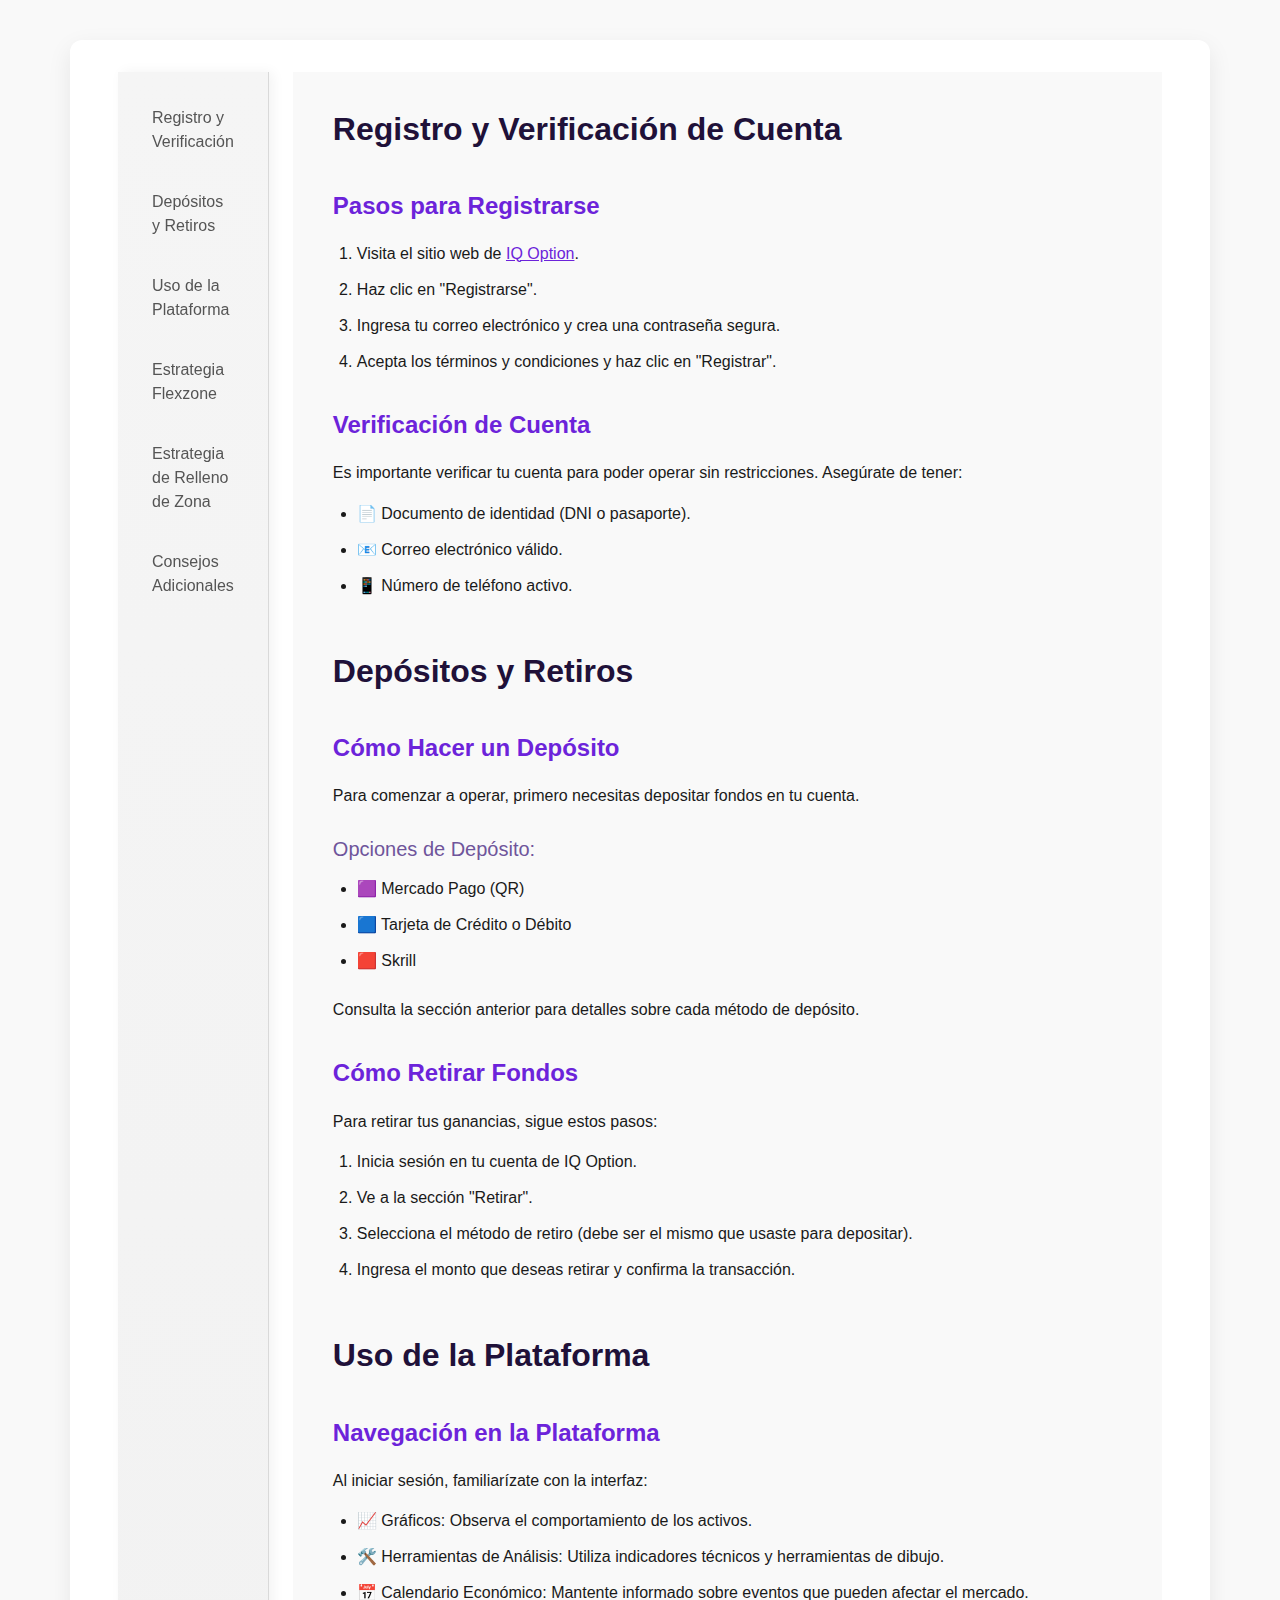
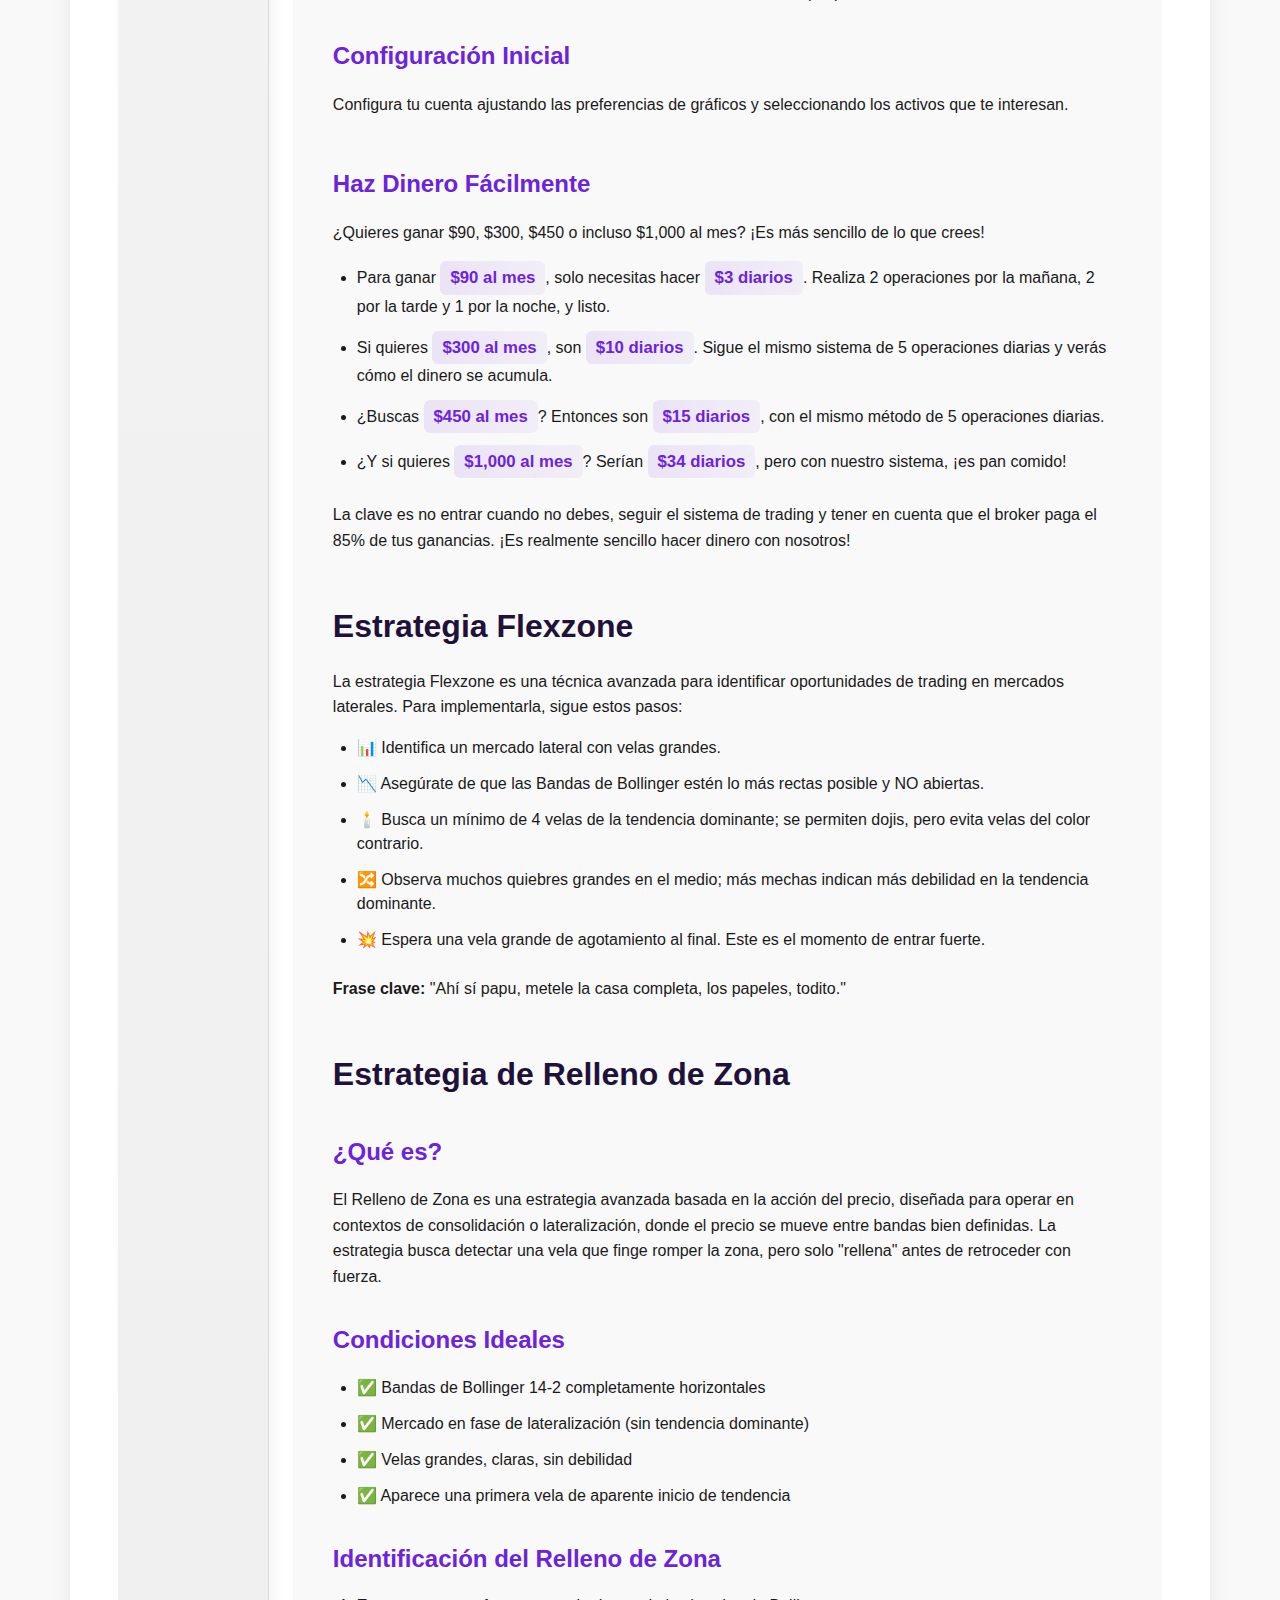
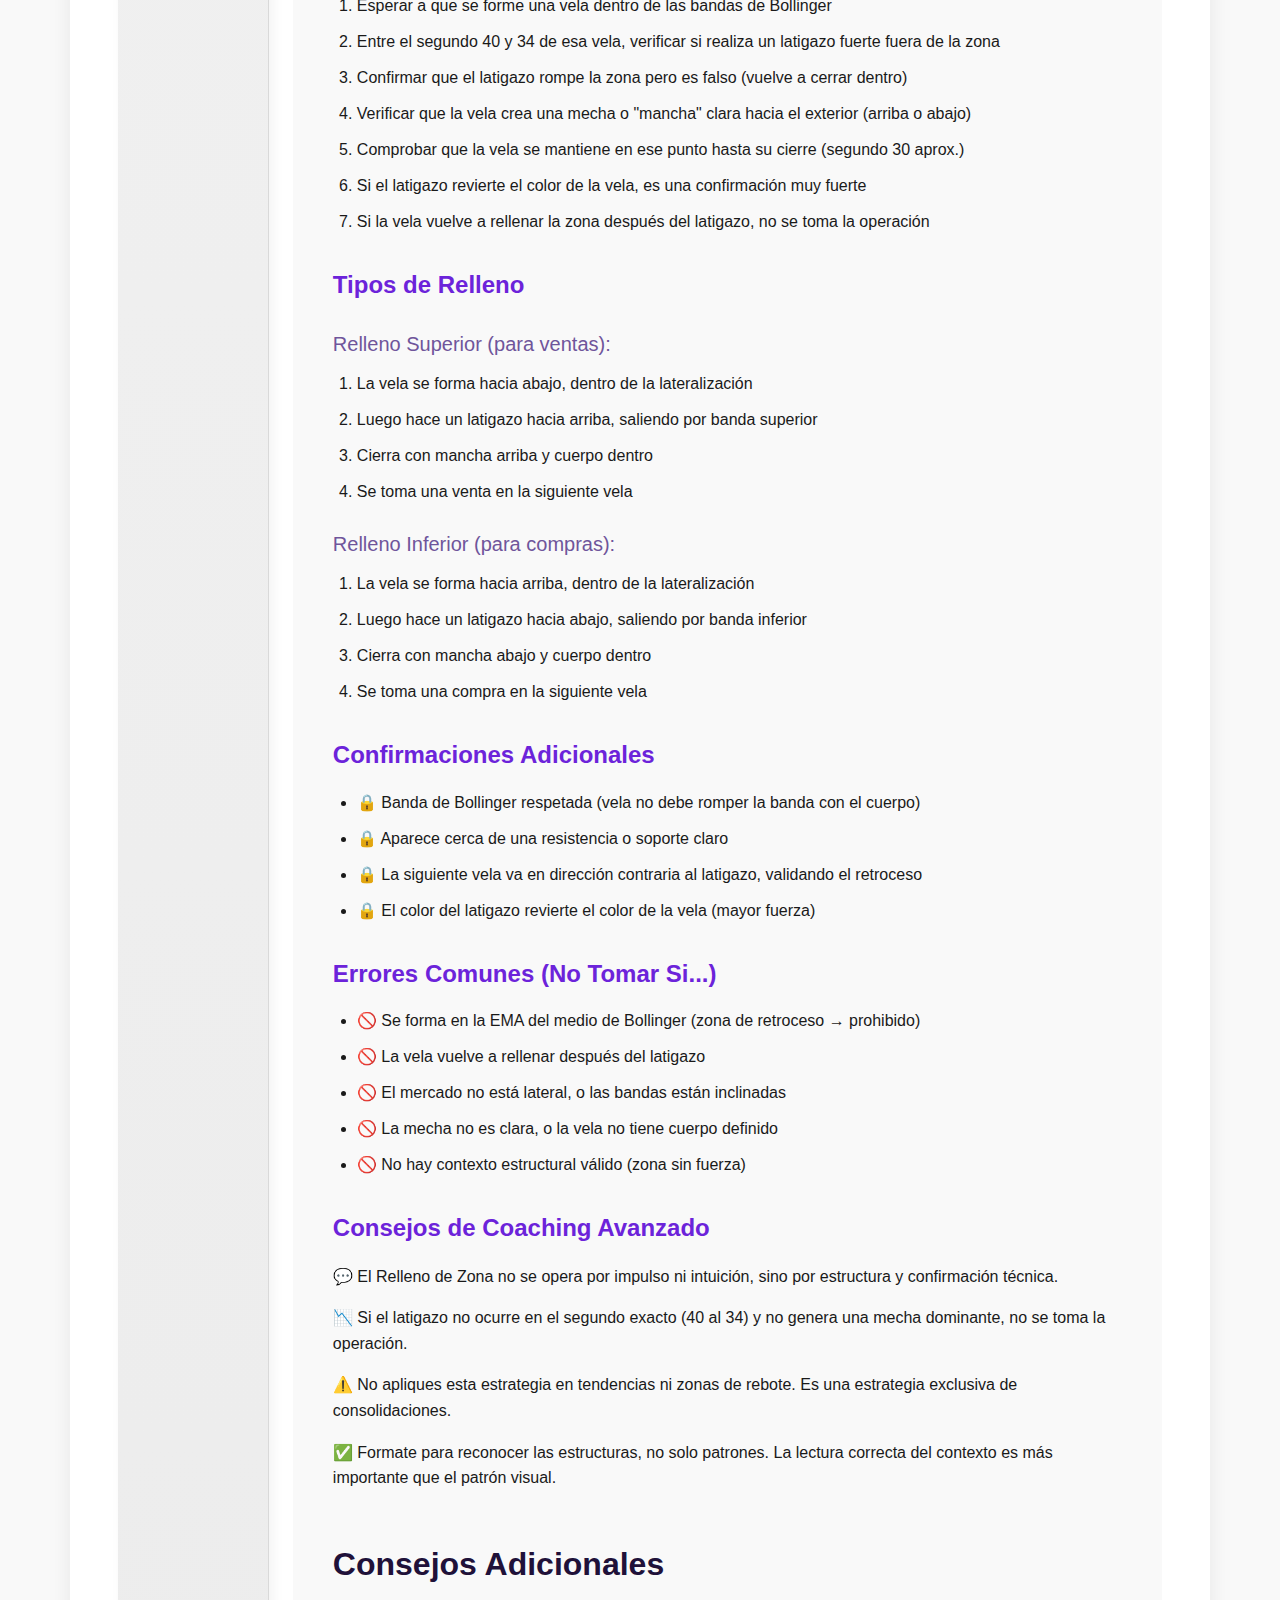
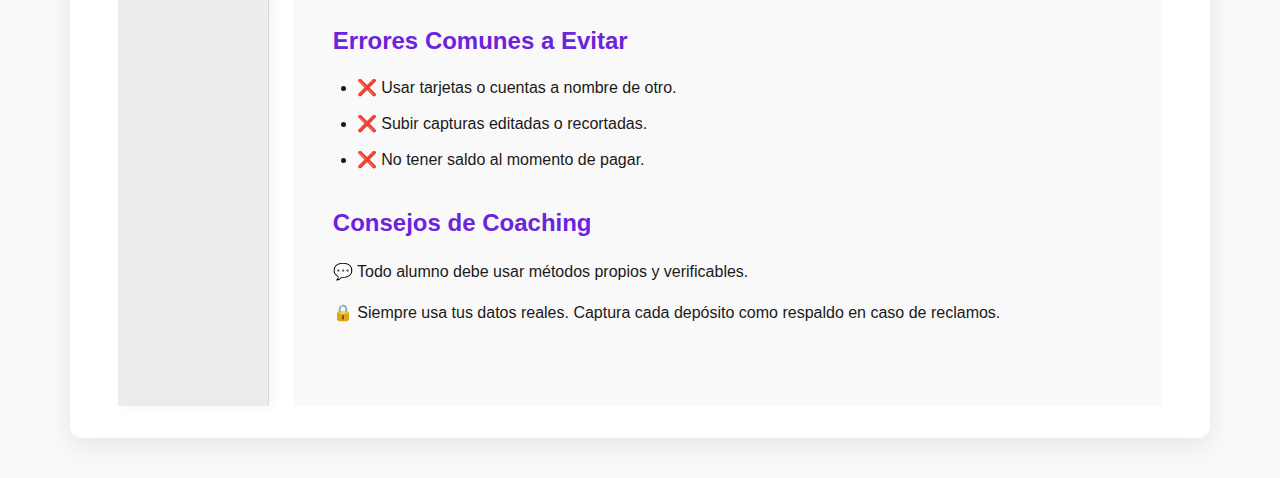
<file: acceso1.html>
<!DOCTYPE html>
<html lang="es">
<head>
  <meta charset="UTF-8">
  <meta name="viewport" content="width=device-width, initial-scale=1.0">
  <title>Guía Completa para Operar en IQ Option</title>
  <link rel="stylesheet" href="estilo.css">
</head>
<body>
  <div class="contenedor">
    <nav class="sidebar">
      <ul>
        <li><a href="#registro-verificacion">Registro y Verificación</a></li>
        <li><a href="#depositos-retiros">Depósitos y Retiros</a></li>
        <li><a href="#uso-plataforma">Uso de la Plataforma</a></li>
        <li><a href="#estrategia-flexzone">Estrategia Flexzone</a></li>
        <li><a href="#estrategia-relleno-zona">Estrategia de Relleno de Zona</a></li>
        <li><a href="#consejos-adicionales">Consejos Adicionales</a></li>
      </ul>
    </nav>

    <main>
      <section id="registro-verificacion">
        <h1>Registro y Verificación de Cuenta</h1>
        <h2>Pasos para Registrarse</h2>
        <ol>
          <li>Visita el sitio web de <a href="https://www.iqoption.com" target="_blank">IQ Option</a>.</li>
          <li>Haz clic en "Registrarse".</li>
          <li>Ingresa tu correo electrónico y crea una contraseña segura.</li>
          <li>Acepta los términos y condiciones y haz clic en "Registrar".</li>
        </ol>
        <h2>Verificación de Cuenta</h2>
        <p>Es importante verificar tu cuenta para poder operar sin restricciones. Asegúrate de tener:</p>
        <ul>
          <li>📄 Documento de identidad (DNI o pasaporte).</li>
          <li>📧 Correo electrónico válido.</li>
          <li>📱 Número de teléfono activo.</li>
        </ul>
      </section>

      <section id="depositos-retiros">
        <h1>Depósitos y Retiros</h1>
        <h2>Cómo Hacer un Depósito</h2>
        <p>Para comenzar a operar, primero necesitas depositar fondos en tu cuenta.</p>
        <h3>Opciones de Depósito:</h3>
        <ul>
          <li>🟪 Mercado Pago (QR)</li>
          <li>🟦 Tarjeta de Crédito o Débito</li>
          <li>🟥 Skrill</li>
        </ul>
        <p>Consulta la sección anterior para detalles sobre cada método de depósito.</p>
        <h2>Cómo Retirar Fondos</h2>
        <p>Para retirar tus ganancias, sigue estos pasos:</p>
        <ol>
          <li>Inicia sesión en tu cuenta de IQ Option.</li>
          <li>Ve a la sección "Retirar".</li>
          <li>Selecciona el método de retiro (debe ser el mismo que usaste para depositar).</li>
          <li>Ingresa el monto que deseas retirar y confirma la transacción.</li>
        </ol>
      </section>

      <section id="uso-plataforma">
        <h1>Uso de la Plataforma</h1>
        <h2>Navegación en la Plataforma</h2>
        <p>Al iniciar sesión, familiarízate con la interfaz:</p>
        <ul>
          <li>📈 Gráficos: Observa el comportamiento de los activos.</li>
          <li>🛠️ Herramientas de Análisis: Utiliza indicadores técnicos y herramientas de dibujo.</li>
          <li>📅 Calendario Económico: Mantente informado sobre eventos que pueden afectar el mercado.</li>
        </ul>
        <h2>Configuración Inicial</h2>
        <p>Configura tu cuenta ajustando las preferencias de gráficos y seleccionando los activos que te interesan.</p>
      </section>

    <section class="ganancias-mensuales">
    <h2>Haz Dinero Fácilmente</h2>
    <p>¿Quieres ganar $90, $300, $450 o incluso $1,000 al mes? ¡Es más sencillo de lo que crees!</p>
    <ul>
        <li>Para ganar <span class="resaltado">$90 al mes</span>, solo necesitas hacer <span class="resaltado">$3 diarios</span>. Realiza 2 operaciones por la mañana, 2 por la tarde y 1 por la noche, y listo.</li>
        <li>Si quieres <span class="resaltado">$300 al mes</span>, son <span class="resaltado">$10 diarios</span>. Sigue el mismo sistema de 5 operaciones diarias y verás cómo el dinero se acumula.</li>
        <li>¿Buscas <span class="resaltado">$450 al mes</span>? Entonces son <span class="resaltado">$15 diarios</span>, con el mismo método de 5 operaciones diarias.</li>
        <li>¿Y si quieres <span class="resaltado">$1,000 al mes</span>? Serían <span class="resaltado">$34 diarios</span>, pero con nuestro sistema, ¡es pan comido!</li>
    </ul>
    <p>La clave es no entrar cuando no debes, seguir el sistema de trading y tener en cuenta que el broker paga el 85% de tus ganancias. ¡Es realmente sencillo hacer dinero con nosotros!</p>
    </section>

      <section id="estrategia-flexzone">
        <h1>Estrategia Flexzone</h1>
        <p>La estrategia Flexzone es una técnica avanzada para identificar oportunidades de trading en mercados laterales. Para implementarla, sigue estos pasos:</p>
        <ul>
          <li>📊 Identifica un mercado lateral con velas grandes.</li>
          <li>📉 Asegúrate de que las Bandas de Bollinger estén lo más rectas posible y NO abiertas.</li>
          <li>🕯️ Busca un mínimo de 4 velas de la tendencia dominante; se permiten dojis, pero evita velas del color contrario.</li>
          <li>🔀 Observa muchos quiebres grandes en el medio; más mechas indican más debilidad en la tendencia dominante.</li>
          <li>💥 Espera una vela grande de agotamiento al final. Este es el momento de entrar fuerte.</li>
        </ul>
        <p><strong>Frase clave:</strong> "Ahí sí papu, metele la casa completa, los papeles, todito."</p>
      </section>

<section id="estrategia-relleno-zona">
<h1>Estrategia de Relleno de Zona</h1>

<h2>¿Qué es?</h2>
<p>El Relleno de Zona es una estrategia avanzada basada en la acción del precio, diseñada para operar en contextos de consolidación o lateralización, donde el precio se mueve entre bandas bien definidas. La estrategia busca detectar una vela que finge romper la zona, pero solo "rellena" antes de retroceder con fuerza.</p>

<h2>Condiciones Ideales</h2>
<ul>
  <li>✅ Bandas de Bollinger 14-2 completamente horizontales</li>
  <li>✅ Mercado en fase de lateralización (sin tendencia dominante)</li>
  <li>✅ Velas grandes, claras, sin debilidad</li>
  <li>✅ Aparece una primera vela de aparente inicio de tendencia</li>
</ul>

<h2>Identificación del Relleno de Zona</h2>
<ol>
  <li>Esperar a que se forme una vela dentro de las bandas de Bollinger</li>
  <li>Entre el segundo 40 y 34 de esa vela, verificar si realiza un latigazo fuerte fuera de la zona</li>
  <li>Confirmar que el latigazo rompe la zona pero es falso (vuelve a cerrar dentro)</li>
  <li>Verificar que la vela crea una mecha o "mancha" clara hacia el exterior (arriba o abajo)</li>
  <li>Comprobar que la vela se mantiene en ese punto hasta su cierre (segundo 30 aprox.)</li>
  <li>Si el latigazo revierte el color de la vela, es una confirmación muy fuerte</li>
  <li>Si la vela vuelve a rellenar la zona después del latigazo, no se toma la operación</li>
</ol>

<h2>Tipos de Relleno</h2>
<h3>Relleno Superior (para ventas):</h3>
<ol>
  <li>La vela se forma hacia abajo, dentro de la lateralización</li>
  <li>Luego hace un latigazo hacia arriba, saliendo por banda superior</li>
  <li>Cierra con mancha arriba y cuerpo dentro</li>
  <li>Se toma una venta en la siguiente vela</li>
</ol>

<h3>Relleno Inferior (para compras):</h3>
<ol>
  <li>La vela se forma hacia arriba, dentro de la lateralización</li>
  <li>Luego hace un latigazo hacia abajo, saliendo por banda inferior</li>
  <li>Cierra con mancha abajo y cuerpo dentro</li>
  <li>Se toma una compra en la siguiente vela</li>
</ol>

<h2>Confirmaciones Adicionales</h2>
<ul>
  <li>🔒 Banda de Bollinger respetada (vela no debe romper la banda con el cuerpo)</li>
  <li>🔒 Aparece cerca de una resistencia o soporte claro</li>
  <li>🔒 La siguiente vela va en dirección contraria al latigazo, validando el retroceso</li>
  <li>🔒 El color del latigazo revierte el color de la vela (mayor fuerza)</li>
</ul>

<h2>Errores Comunes (No Tomar Si...)</h2>
<ul>
  <li>🚫 Se forma en la EMA del medio de Bollinger (zona de retroceso → prohibido)</li>
  <li>🚫 La vela vuelve a rellenar después del latigazo</li>
  <li>🚫 El mercado no está lateral, o las bandas están inclinadas</li>
  <li>🚫 La mecha no es clara, o la vela no tiene cuerpo definido</li>
  <li>🚫 No hay contexto estructural válido (zona sin fuerza)</li>
</ul>

<h2>Consejos de Coaching Avanzado</h2>
<p>💬 El Relleno de Zona no se opera por impulso ni intuición, sino por estructura y confirmación técnica.</p>
<p>📉 Si el latigazo no ocurre en el segundo exacto (40 al 34) y no genera una mecha dominante, no se toma la operación.</p>
<p>⚠️ No apliques esta estrategia en tendencias ni zonas de rebote. Es una estrategia exclusiva de consolidaciones.</p>
<p>✅ Formate para reconocer las estructuras, no solo patrones. La lectura correcta del contexto es más importante que el patrón visual.</p>
</section>

      <section id="consejos-adicionales">
        <h1>Consejos Adicionales</h1>
        <h2>Errores Comunes a Evitar</h2>
        <ul>
          <li>❌ Usar tarjetas o cuentas a nombre de otro.</li>
          <li>❌ Subir capturas editadas o recortadas.</li>
          <li>❌ No tener saldo al momento de pagar.</li>
        </ul>
        <h2>Consejos de Coaching</h2>
        <p>💬 Todo alumno debe usar métodos propios y verificables.</p>
        <p>🔒 Siempre usa tus datos reales. Captura cada depósito como respaldo en caso de reclamos.</p>
      </section>
    </main>
  </div>
</body>
</html>
</file>
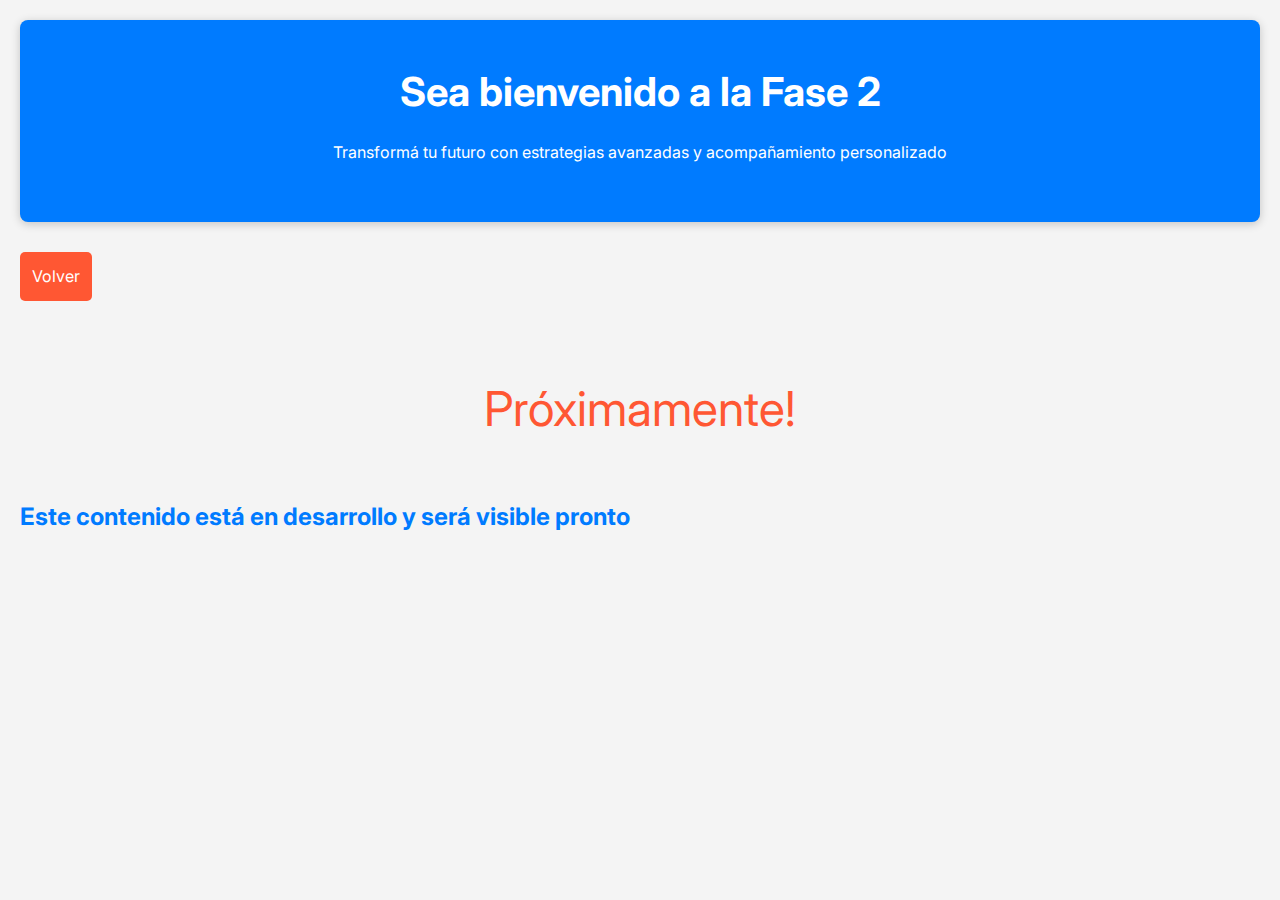
<file: fase-2.html>
<!DOCTYPE html>
<html lang="es">
<head>
  <meta charset="UTF-8">
  <meta name="viewport" content="width=device-width, initial-scale=1.0">
  <title>LA SALA - FASE 2</title>
  <link href="https://fonts.googleapis.com/css2?family=Inter:wght@400;600;700&display=swap" rel="stylesheet">
  <style>
    body {
      font-family: 'Inter', sans-serif;
      background-color: #f4f4f4;
      color: #333;
      margin: 0;
      padding: 20px;
      line-height: 1.6;
    }
    header {
      background-color: #007BFF;
      color: white;
      padding: 40px;
      text-align: center;
      border-radius: 8px;
      margin-bottom: 20px;
      box-shadow: 0 2px 10px rgba(0, 0, 0, 0.2);
    }
    h1 {
      margin: 0;
      font-size: 2.5em;
    }
    h2, h3 {
      color: #007BFF;
    }
    .beneficios, .verificacion {
      background: white;
      border-radius: 8px;
      padding: 20px;
      box-shadow: 0 2px 10px rgba(0, 0, 0, 0.1);
      margin-bottom: 20px;
    }
    .accordion-button {
      background-color: #007BFF;
      color: white;
      border: none;
      padding: 15px;
      width: 100%;
      text-align: left;
      cursor: pointer;
      outline: none;
      font-size: 16px;
      transition: background-color 0.3s;
      border-radius: 5px;
      margin-top: 5px;
    }
    .accordion-button:hover {
      background-color: #0056b3;
    }
    .accordion-content {
      padding: 15px;
      display: none;
      border-top: 1px solid #ccc;
      margin-top: 5px;
    }
    .divider {
      margin: 15px 0;
    }
    .footer {
      text-align: center;
      margin-top: 20px;
      padding: 20px 0;
      background-color: #007BFF;
      color: white;
      border-radius: 8px;
      width: 100%;
    }
    .back-button, .button {
      border: none;
      padding: 12px;
      border-radius: 5px;
      cursor: pointer;
      text-decoration: none;
      display: inline-block;
      margin-top: 10px;
      transition: background-color 0.3s;
      font-size: 16px;
    }
    .back-button {
      background-color: #FF5733;
      color: white;
      margin-bottom: 20px;
    }
    .back-button:hover {
      background-color: #C70039;
    }
    .button {
      background-color: #28a745;
      color: white;
    }
    .button:hover {
      background-color: #218838;
    }
    .texto-info {
      font-weight: bold;
      margin-top: 20px;
    }
    .precio-ars {
      font-size: 1.2em;
      font-weight: bold;
      color: #007BFF;
    }
    .formulario {
      display: grid;
      gap: 10px;
    }
    .formulario label {
      font-weight: bold;
    }
    .formulario input[type="text"],
    .formulario input[type="email"],
    .formulario input[type="file"] {
      padding: 10px;
      border: 1px solid #ccc;
      border-radius: 5px;
      width: 100%;
      box-sizing: border-box;
    }
    .formulario input[type="file"] {
      padding: 5px;
    }
    .metodo-pago h4 {
      color: #007BFF;
    }

    /* Estilos Responsive */
    @media (max-width: 1200px) {
      header {
        padding: 30px;
      }
      h1 {
        font-size: 2em;
      }
      .accordion-button {
        padding: 12px;
      }
      .back-button, .button {
        padding: 10px;
        font-size: 15px;
      }
    }

    @media (max-width: 768px) {
      header {
        padding: 20px;
      }
      h1 {
        font-size: 1.8em;
      }
      h2 {
        font-size: 1.5em;
      }
      .beneficios, .verificacion {
        padding: 15px;
      }
      .button, .back-button {
        width: 100%;
        padding: 12px;
      }
    }

    @media (max-width: 480px) {
      h1 {
        font-size: 1.5em;
      }
      h2 {
        font-size: 1.3em;
      }
      .accordion-button {
        font-size: 14px;
        padding: 10px;
      }
      .divider {
        margin: 10px 0;
      }
      .footer {
        padding: 15px 0;
      }
    }

    /* Estilo para el mensaje "Próximamente!" */
    .proximamente {
      font-size: 3em;
      text-align: center;
      margin: 50px 0;
      color: #FF5733;
    }
  </style>
</head>
<body>
  <header>
    <h1>Sea bienvenido a la Fase 2</h1>
    <p>Transformá tu futuro con estrategias avanzadas y acompañamiento personalizado</p>
  </header>

  <a href="index.html" class="back-button">Volver</a>

  <!-- Comentario para mantener el contenido -->
   

  <div class="proximamente">Próximamente!</div>
  
  <h2>Este contenido está en desarrollo y será visible pronto</h2><!--<h2 class="titulo-fase">Fase 2: Integrate al Proceso de Transformación</h2>
  <p class="subtitulo-fase">Descubrí el camino para operar con confianza, crear tu nueva identidad y manifestar tu propósito.</p>
  
  <section class="beneficios">
    <h3>FASE 2 - Sala $200 USD/3 Meses</h3>
    <p>Si ya tenés bases sólidas y querés pasar al siguiente nivel con acompañamiento cercano, esta fase es para vos. Incluye todo el contenido y beneficios de la Fase 1 + 2 estrategias nuevas.</p>
    <ul class="benefits">
      <li>✅ Incluye las 2 estrategias de Fase 1 + 2 estrategias nuevas (total: 4 estrategias)</li>
      <li>✅ Nivel técnico intermedio: lectura real del mercado</li>
      <li>✅ Planificación profesional y gestión del riesgo avanzada</li>
      <li>✅ Zooms de análisis semanales en grupo reducido</li>
      <li>✅ Crea ese HOMBRE o esa MUJER que siempre admiraste y respetaste</li>
      <li>✅ Comunidad premium con traders comprometidos</li>
      <li>✅ Eleva tu SER a un siguiente nivel para atraer lo que quieras a tu vida</li>
      <li>✅ Contacto directo con Gino vía WhatsApp para dudas prioritarias</li>
      <li>✅ Construye una CONFIANZA INQUEBRANTABLE</li>
      <li>✅ Acceso a todas las mentorías pasadas de la SALA</li>
      <li>✅ Elimina tus MIEDOS / VICIOS / CREENCIAS LIMITANTES</li>
      <li>✅ Acceso a contenidos exclusivos y estrategias intermedias</li>
    </ul>
    <p>📌 Perfecta si querés consistencia y un entorno cercano que te potencie.</p>
    <p class="nota-pago">📌 <strong>Importante</strong>: Debes haber completado la Fase 1 para poder acceder a esta fase.</p>
  </section>

  <div id="dolar-blue" class="dolar-blue">Consultando cotización actual del dólar...</div>

  <section class="accordion">
    <h3>Opciones de Pago</h3>
    <div class="accordion-item metodo-pago">
      <button class="accordion-button">Transferencia Bancaria Argentina (en pesos)</button>
      <div class="accordion-content">
        <p class="precio-ars">
          Valor a transferir (USD 200): 
          <span class="resultado-transferencia">Cargando...</span> ARS
        </p>
        <p class="nota">
          💱 Se toma como referencia el valor de venta del dólar blue al momento de la transferencia.
        </p>
        <hr class="divider" />

        <p><strong>🏦 Banco Galicia</strong></p>
        <ul>
          <li><strong>CBU:</strong> 0070100230004026120398</li>
          <li><strong>Alias:</strong> GINO.OSTOLAZA.GON</li>
          <li><strong>Nombre:</strong> Gonzalez Gino Ostolaza</li>
          <li><strong>CUIT:</strong> 20-48637004-2</li>
        </ul>

        <hr class="divider" />

        <p><strong>📲 Mercado Pago</strong></p>
        <ul>
          <li><strong>CVU:</strong> 0000003100052857370471</li>
          <li><strong>Alias:</strong> gino.ostolaza</li>
          <li><strong>Nombre:</strong> Gino Ostolaza González</li>
          <li><strong>CUIT:</strong> 20-48637004-2</li>
        </ul>

        <p class="nota">✅ Podés usar el que te quede más cómodo. Una vez hecha la transferencia, enviá el comprobante.</p>
      </div>
    </div>

    <div class="accordion-item metodo-pago">
      <button class="accordion-button">Criptomonedas (Internacional y Argentina en dólares)</button>
      <div class="accordion-content">
        <p><strong>Valor del pago:</strong> <span>200 USD</span></p>

        <hr class="divider" />

        <p><strong>Opción 1 – Bitcoin (BTC)</strong></p>
        <ul>
          <li>Podés abonar en BTC a la dirección que te proporcionaré por mensaje directo.</li>
        </ul>

        <hr class="divider" />

        <p><strong>Opción 2 – USDT</strong></p>
        <ul>
          <li>Se acepta USDT por red TRC20 o ERC20.</li>
          <li>Indicar red preferida para enviarte la dirección correspondiente.</li>
        </ul>

        <hr class="divider" />

        <p>📩 <strong>Contactame por Instagram:</strong> 
          <a href="https://instagram.com/gino.ostolaza" target="_blank" rel="noopener noreferrer">
            @gino.ostolaza
          </a>
        </p>
        <p>Te enviaré los datos de pago exactos por mensaje directo.</p>
      </div>
    </div>
  
    <div class="accordion-item metodo-pago">
      <button class="accordion-button">Pagos Internacionales (en dólares)</button>
      <div class="accordion-content">
        <p><strong>Valor del pago:</strong> <span>200 USD</span></p>

        <hr class="divider" />

        <p><strong>Opción 1 – PayPal</strong></p>
        <ul>
          <li>
            Hacé clic en el siguiente enlace para pagar directamente:
            <br />
            <a href="https://paypal.me/GinoOstolaza/200?note=Hola%20Gino!%20Ac%C3%A1%20te%20env%C3%ADo%20el%20pago%20de%20la%20fase%202,%20mi%20nombre%20es%3A%20" target="_blank" rel="noopener noreferrer">
              paypal.me/GinoOstolaza
            </a>
          </li>
          <li>
            El monto está precargado (200 USD). Asegurate de completar tu nombre en la nota.
          </li>
        </ul>

        <hr class="divider" />

        <p><strong>Opción 2 – Skrill</strong></p>
        <ul>
          <li>Enviá 200 USD al siguiente correo de Skrill:</li>
          <li><strong>ginitoostolaza1@gmail.com</strong></li>
          <li>
            En la nota del pago escribí: 
            <br />
            <em>"Hola Gino! Acá te envío el pago de la fase 2, mi nombre es: [Tu Nombre]"</em>
          </li>
        </ul>
      </div>
    </div>

    <div class="accordion-item metodo-pago">
      <button class="accordion-button">Efectivo (15% OFF)</button>
      <div class="accordion-content">
        <p>Abonando en efectivo <strong>15% OFF</strong> para personas de la zona</p>
        <p class="precio-ars"><span id="precio-efectivo">Cargando...</span> ARS</p>
        <p class="nota">Valor descontado basado en el dólar blue - 15%.</p>
      </div>
    </div>
  </section>

  <p class="texto-info">Completá el siguiente formulario para validar tu inscripción una vez realizado el pago:</p>

  <section class="verificacion">
    <h2 class="titulo-verificacion">Verificá tu inscripción</h2>
    <p class="texto-verificacion">Una vez confirmado el pago, completá el siguiente formulario con tus datos para activar tu acceso.</p>
    
    <form class="formulario" action="https://formsubmit.co/tu-correo@gmail.com" method="POST" enctype="multipart/form-data">
      <label for="nombre">Nombre completo</label>
      <input type="text" id="nombre" name="nombre" required placeholder="Ej: Juan Pérez">

      <label for="dni">DNI con CUIL</label>
      <input type="text" id="dni" name="dni" required placeholder="Ej: 30.123.456 / 20-30123456-3">

      <label for="email">Correo electrónico</label>
      <input type="email" id="email" name="email" required placeholder="Ej: ejemplo@mail.com">

      <label for="email_confirm">Confirmá tu correo</label>
      <input type="email" id="email_confirm" name="email_confirm" required>

      <label for="comprobante">Foto del comprobante de pago</label>
      <input type="file" name="comprobante" accept="image/*" onchange="previewImage(event)" />

      <img id="preview" alt="Vista previa del comprobante" style="display:none; margin-top: 10px;"/>

      <button type="submit" class="button">Enviar datos</button>
    </form>
  </section>

  <footer class="footer">
    <div>
      <p>© <span id="anio-actual"></span> Gino Ostolaza. Todos los derechos reservados.</p>
      <p>
        <a href="https://instagram.com/gino.ostolaza" style="color: white; text-decoration: underline;" target="_blank">Síguenos en Instagram</a>
      </p>
      <p>
        <a href="mailto:tu-correo@gmail.com" style="color: white; text-decoration: underline;">Contáctanos</a>
      </p>
    </div>
  </footer>

  <script>
    // Mostrar año actual en el pie de página
    document.getElementById("anio-actual").textContent = new Date().getFullYear();

    // Previsualización de imagen del comprobante
    function previewImage(event) {
      const preview = document.getElementById('preview');
      const file = event.target.files[0];
      if (file && file.type.startsWith('image/')) {
        preview.src = URL.createObjectURL(file);
        preview.style.display = 'block';
      } else {
        preview.style.display = 'none';
      }
    }

    // Esperar a que el DOM esté completamente cargado
    document.addEventListener("DOMContentLoaded", () => {
      
      // Funcionalidad de acordeón (mostrar/ocultar)
      document.querySelectorAll('.accordion-button').forEach(button => {
        button.addEventListener('click', () => {
          const content = button.nextElementSibling;
          content.style.display = content.style.display === 'block' ? 'none' : 'block';
        });
      });

      // Validación de correo electrónico en formulario
      const form = document.querySelector("form");
      form.addEventListener("submit", function (e) {
        const email = document.getElementById("email").value;
        const confirm = document.getElementById("email_confirm").value;

        if (email !== confirm) {
          alert("Los correos no coinciden");
          e.preventDefault();
          return;
        }

        // Deshabilitar botón de envío mientras se procesa
        const btn = document.querySelector(".button");
        btn.disabled = true;
        btn.innerText = "Enviando...";
      });

      // Obtener cotización actual del dólar blue
      fetch("https://api.bluelytics.com.ar/v2/latest")
        .then(response => response.json())
        .then(data => {
          const dolarBlue = data.blue.value_sell; // Valor de venta

          // Mostrar en encabezado principal
          document.getElementById("dolar-blue").textContent =
            `💸 Dólar Blue hoy (venta): $${dolarBlue.toFixed(2)} ARS`;

          // Cálculo de valores en ARS
          const usdBase = 200;

          // 1. Transferencia bancaria (100% del valor)
          const resultadoTransferencia = usdBase * dolarBlue;

          // 2. Efectivo (-15% de descuento)
          const resultadoEfectivo = resultadoTransferencia * 0.85;

          // Formato de número con comas
          const formatNumber = (num) => num.toString().replace(/\B(?=(\d{3})+(?!\d))/g, ",");

          // Mostrar resultados en los spans
          const spansTransferencia = document.querySelectorAll(".resultado-transferencia");
          spansTransferencia.forEach(span => {
            span.textContent = `$${formatNumber(Math.round(resultadoTransferencia))}`; // Redondear y formatear
          });

          // Actualizar el precio en efectivo
          document.getElementById("precio-efectivo").textContent = `$${formatNumber(Math.round(resultadoEfectivo))}`; // Redondear y formatear
        })
        .catch(error => {
          document.getElementById("dolar-blue").textContent =
            "⚠️ Error cargando el dólar";
          console.error("Error al obtener la cotización:", error);
        });
    });
  </script>-->
</body>
</html>
</file>
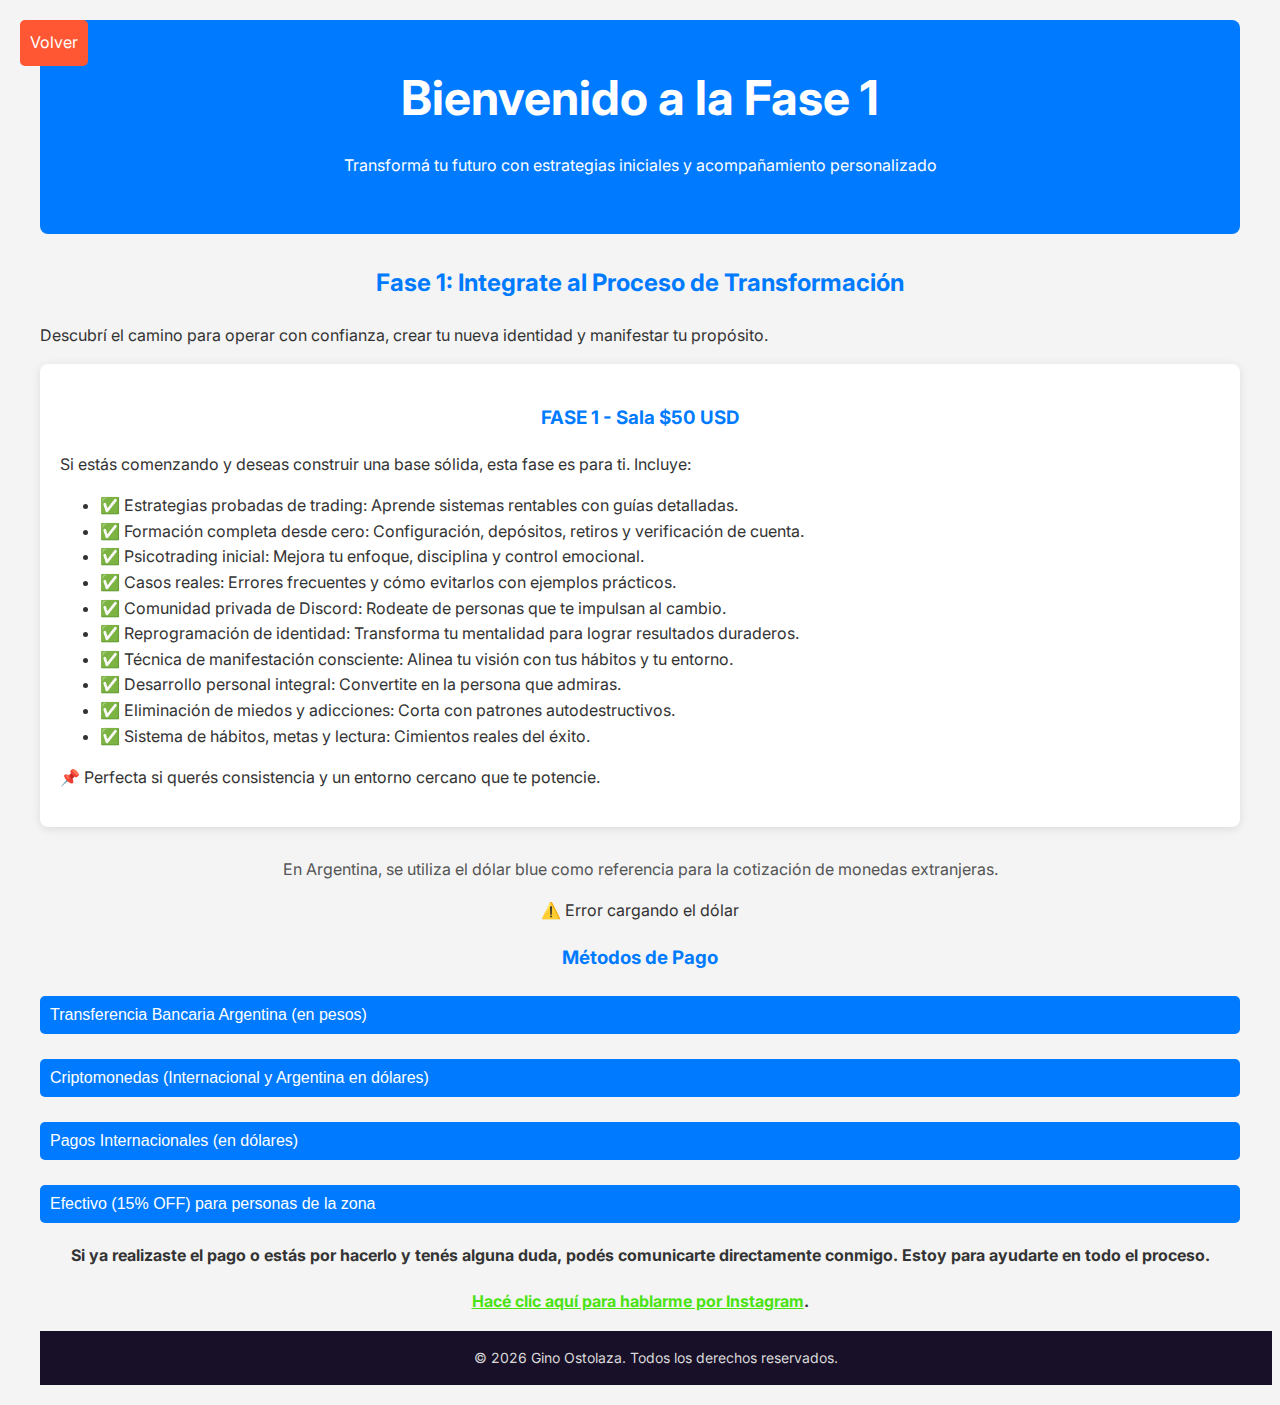
<file: pasareladepago1.html>
<!DOCTYPE html>
<html lang="es">
<head>
  <meta charset="UTF-8">
  <meta name="viewport" content="width=device-width, initial-scale=1.0">
  <title>LA SALA - FASE 1</title>
  <link href="https://fonts.googleapis.com/css2?family=Inter:wght@400;600;700&display=swap" rel="stylesheet">
  <style>
    body {
      font-family: 'Inter', sans-serif;
      background-color: #f4f4f4;
      color: #333;
      margin: 0;
      padding: 20px;
      line-height: 1.6;
      max-width: 1200px; /* Ancho máximo para el contenido */
      margin-left: auto; /* Centrar el contenedor */
      margin-right: auto; /* Centrar el contenedor */
    }

    header {
      background-color: #007BFF;
      color: white;
      padding: 40px;
      text-align: center;
      border-radius: 8px;
      margin-bottom: 30px;
    }

    h1 {
      margin: 0;
      font-size: 3em;
    }

    h2, h3 {
      color: #007BFF;
      text-align: center; /* Centrar títulos */
    }

    .beneficios, .verificacion {
      background: white;
      border-radius: 8px;
      padding: 20px;
      box-shadow: 0 2px 10px rgba(0, 0, 0, 0.1);
      margin-bottom: 30px;
    }

    .accordion-button {
      background-color: #007BFF;
      color: white;
      border: none;
      padding: 10px;
      width: 100%;
      text-align: left;
      cursor: pointer;
      outline: none;
      font-size: 16px;
      transition: background-color 0.3s;
      border-radius: 5px;
      margin-top: 5px;
    }

    .accordion-button:hover {
      background-color: #0056b3;
    }

    .accordion-content {
      padding: 15px;
      display: none;
      border-top: 1px solid #ccc;
      margin-top: 5px;
    }

    .divider {
      margin: 15px 0;
    }

    .footer {
      text-align: center;
      margin-top: 30px;
      padding: 20px 0;
      background-color: #201139;
      color: #D9D9D9;
      border-radius: 8px;
      position: relative;
      bottom: 0;
      width: 100%;
    }

    .footer .footer-columns {
      display: flex;
      justify-content: space-around;
      flex-wrap: wrap;
      max-width: 1200px; /* Ancho máximo para el contenido */
      margin: 0 auto; /* Centrar el contenedor */
      padding: 20px 10px; /* Espaciado interno */
    }

    .footer h4 {
      margin-bottom: 12px;
      font-weight: 600;
      color: white;
    }

    .footer p, .footer ul {
      line-height: 1.8;
      margin: 0;
      padding: 0;
    }

    .footer ul {
      list-style: none;
      padding: 0;
    }

    .back-button {
      background-color: #FF5733;
      color: white;
      border: none;
      padding: 10px;
      border-radius: 5px;
      cursor: pointer;
      text-decoration: none;
      display: inline-block;
      margin-bottom: 20px;
      transition: background-color 0.3s;
      position: absolute; /* Posicionamiento absoluto */
      top: 20px; /* Espacio desde la parte superior */
      left: 20px; /* Espacio desde la izquierda */
    }

    .back-button:hover {
      background-color: #C70039;
    }

    .button {
      background-color: #28a745;
      color: white;
      border: none;
      padding: 10px;
      border-radius: 5px;
      cursor: pointer;
      text-decoration: none;
      display: inline-block;
      margin-top: 10px;
      transition: background-color 0.3s;
    }

    .button:hover {
      background-color: #218838;
    }

    .texto-info {
      font-weight: bold;
      margin-top: 20px;
      text-align: center; /* Centrar texto informativo */
    }

    .precio-ars {
      font-size: 1.5em; /* Tamaño aumentado para mayor énfasis */
      font-weight: bold;
      color: #007BFF;
    }

    .formulario {
      display: grid;
      gap: 10px;
    }

    .formulario label {
      font-weight: bold;
    }

    .formulario input[type="text"],
    .formulario input[type="email"],
    .formulario input[type="file"] {
      padding: 10px;
      border: 1px solid #ccc;
      border-radius: 5px;
      width: 100%;
      box-sizing: border-box;
    }

    .formulario input[type="file"] {
      padding: 5px;
    }

    .metodo-pago {
      margin-bottom: 20px;
    }

    .metodo-pago h4 {
      color: #007BFF;
    }

    .metodo-pago p {
      margin: 0;
    }

    .metodo-pago ul {
      padding-left: 0; /* Eliminar padding en la lista */
      list-style-type: none; /* Eliminar viñetas */
    }

    .metodo-pago li {
      margin-bottom: 10px; /* Espaciado entre elementos de la lista */
    }

    .metodo-pago a {
      color: #007BFF;
      text-decoration: none; /* Quitar subrayado */
    }

    .metodo-pago a:hover {
      text-decoration: underline; /* Subrayar al pasar el ratón */
    }
  </style>
</head>
<body>
  <a href="index.html" class="back-button">Volver</a>

  <header>
    <h1>Bienvenido a la Fase 1</h1>
    <p>Transformá tu futuro con estrategias iniciales y acompañamiento personalizado</p>
  </header>

  <h2 class="titulo-fase">Fase 1: Integrate al Proceso de Transformación</h2>
  <p class="subtitulo-fase">Descubrí el camino para operar con confianza, crear tu nueva identidad y manifestar tu propósito.</p>
  
  <section class="beneficios">
    <h3>FASE 1 - Sala $50 USD</h3>
    <p>Si estás comenzando y deseas construir una base sólida, esta fase es para ti. Incluye:</p>
    <ul class="benefits">
      <li>✅ Estrategias probadas de trading: Aprende sistemas rentables con guías detalladas.</li>
      <li>✅ Formación completa desde cero: Configuración, depósitos, retiros y verificación de cuenta.</li>
      <li>✅ Psicotrading inicial: Mejora tu enfoque, disciplina y control emocional.</li>
      <li>✅ Casos reales: Errores frecuentes y cómo evitarlos con ejemplos prácticos.</li>
      <li>✅ Comunidad privada de Discord: Rodeate de personas que te impulsan al cambio.</li>
      <li>✅ Reprogramación de identidad: Transforma tu mentalidad para lograr resultados duraderos.</li>
      <li>✅ Técnica de manifestación consciente: Alinea tu visión con tus hábitos y tu entorno.</li>
      <li>✅ Desarrollo personal integral: Convertite en la persona que admiras.</li>
      <li>✅ Eliminación de miedos y adicciones: Corta con patrones autodestructivos.</li>
      <li>✅ Sistema de hábitos, metas y lectura: Cimientos reales del éxito.</li>
    </ul>
    <p>📌 Perfecta si querés consistencia y un entorno cercano que te potencie.</p>
  </section>

<div style="text-align: center;">
  <p style="color: #555; margin-top: 10px;">
    En Argentina, se utiliza el dólar blue como referencia para la cotización de monedas extranjeras.
  </p>
  <div id="dolar-blue" class="dolar-blue">Consultando cotización actual del dólar...</div>
</div>

  <section class="accordion">
    <h3>Métodos de Pago</h3>
    <div class="accordion-item metodo-pago">
      <button class="accordion-button">Transferencia Bancaria Argentina (en pesos)</button>
      <div class="accordion-content">
        <p><strong>Monto a transferir:</strong></p>
        <p class="precio-ars">
          <span class="resultado-transferencia">Cargando...</span> ARS
        </p>
        <p class="nota">
          💱 Se toma como referencia el valor de venta del dólar blue al momento de la transferencia.
        </p>
        <hr class="divider" />

        <p><strong>🏦 Banco Galicia</strong></p>
        <ul>
          <li><strong>CBU:</strong> 0070100230004026120398</li>
          <li><strong>Alias:</strong> GINO.OSTOLAZA.GON</li>
          <li><strong>Nombre:</strong> Gonzalez Gino Ostolaza</li>
          <li><strong>CUIT:</strong> 20-48637004-2</li>
        </ul>

        <hr class="divider" />

        <p><strong>📲 Mercado Pago</strong></p>
        <ul>
          <li><strong>CVU:</strong> 0000003100052857370471</li>
          <li><strong>Alias:</strong> gino.ostolaza</li>
          <li><strong>Nombre:</strong> Gino Ostolaza González</li>
          <li><strong>CUIT:</strong> 20-48637004-2</li>
        </ul>

        <p class="nota">✅ Podés usar el que te quede más cómodo. Una vez hecha la transferencia, enviá el comprobante.</p>
      </div>
    </div>

    <div class="accordion-item metodo-pago">
      <button class="accordion-button">Criptomonedas (Internacional y Argentina en dólares)</button>
      <div class="accordion-content">
        <p><strong>Monto a transferir:</strong></p>
        <p class="precio-ars">$50,00 USD</p>

        <hr class="divider" />

        <p><strong>Opción 1 – Bitcoin (BTC)</strong></p>
        <ul>
          <li>Podés abonar en BTC a la dirección que te proporcionaré por mensaje directo.</li>
        </ul>

        <hr class="divider" />

        <p><strong>Opción 2 – USDT</strong></p>
        <ul>
          <li>Se acepta USDT por red TRC20 o ERC20.</li>
          <li>Indicar red preferida para enviarte la dirección correspondiente.</li>
        </ul>

        <hr class="divider" />

        <p>📩 <strong>Contactame por Instagram:</strong> 
          <a href="https://instagram.com/gino.ostolaza" target="_blank" rel="noopener noreferrer">
            @gino.ostolaza
          </a>
        </p>
        <p>Te enviaré los datos de pago exactos por mensaje directo.</p>
      </div>
    </div>
  
    <div class="accordion-item metodo-pago">
      <button class="accordion-button">Pagos Internacionales (en dólares)</button>
      <div class="accordion-content">
        <p><strong>Monto a transferir:</strong></p>
        <p class="precio-ars">$50,00 USD</p>

        <hr class="divider" />

        <p><strong>Opción 1 – PayPal</strong></p>
        <ul>
          <li>
            Hacé clic en el siguiente enlace para pagar directamente:
            <br />
            <a href="https://paypal.me/GinoOstolaza/50?note=Hola%20Gino!%20Ac%C3%A1%20te%20env%C3%ADo%20el%20pago%20de%20la%20fase%201,%20mi%20nombre%20es%3A%20" target="_blank" rel="noopener noreferrer" style="color: #007BFF; text-decoration: underline;">
              Pagar con PayPal
            </a>
          </li>
          <li>
            El monto está precargado (50 USD). Asegurate de completar tu nombre en la nota.
          </li>
        </ul>

        <hr class="divider" />

        <p><strong>Opción 2 – Skrill</strong></p>
        <ul>
          <li>Enviá 50 USD al siguiente correo de Skrill:</li>
          <li><strong>ginitoostolaza1@gmail.com</strong></li>
          <li>
            En la nota del pago escribí: 
            <br />
            <em>"Hola Gino! Acá te envío el pago de la fase 1, mi nombre es: [Tu Nombre]"</em>
          </li>
        </ul>
      </div>
    </div>

    <div class="accordion-item metodo-pago">
      <button class="accordion-button">Efectivo (15% OFF) para personas de la zona</button>
      <div class="accordion-content">
        <p>Abonando en efectivo tenes un <strong>15% OFF</strong></p>
        <p class="precio-ars"><span id="resultado-efectivo">Cargando...</span> ARS</p>
        <p class="nota">Valor descontado basado en el dólar blue - 15%.</p>
      </div>
    </div>
  </section>

  <p class="texto-info">Si ya realizaste el pago o estás por hacerlo y tenés alguna duda, podés comunicarte directamente conmigo. Estoy para ayudarte en todo el proceso.</p>
  <p class="texto-info">
    <a href="https://instagram.com/ginoostolazaob" target="_blank" style="color: #4be213; text-decoration: underline;">Hacé clic aquí para hablarme por Instagram</a>.
  </p>

  <div style="
    width: 100%;
    background-color: #181028;
    color: #D9D9D9;
    text-align: center;
    padding: 16px;
    font-size: 14px;
  ">
    © <span id="anio-actual"></span> Gino Ostolaza. Todos los derechos reservados.
  </div>

  <script>
    // Mostrar año actual en el pie de página
    document.getElementById('anio-actual').textContent = new Date().getFullYear();

    // Previsualización de imagen del comprobante
    function previewImage(event) {
      const preview = document.getElementById('preview');
      const file = event.target.files[0];
      if (file && file.type.startsWith('image/')) {
        preview.src = URL.createObjectURL(file);
        preview.style.display = 'block';
      } else {
        preview.style.display = 'none';
      }
    }

    // Esperar a que el DOM esté completamente cargado
    document.addEventListener("DOMContentLoaded", () => {
      // Funcionalidad de acordeón (mostrar/ocultar)
      document.querySelectorAll('.accordion-button').forEach(button => {
        button.addEventListener('click', () => {
          const content = button.nextElementSibling;
          content.style.display = content.style.display === 'block' ? 'none' : 'block';
        });
      });

      // Obtener cotización actual del dólar blue
      fetch("https://api.bluelytics.com.ar/v2/latest")
        .then(response => response.json())
        .then(data => {
          const dolarBlue = data.blue.value_sell; // Valor de venta

          // Mostrar en encabezado principal
          document.getElementById("dolar-blue").textContent =
            `💸 Dólar Blue hoy (venta): $${dolarBlue.toFixed(2)} ARS`;

          // Cálculo de valores en ARS
          const usdBase = 50;

          // 1. Transferencia bancaria (100% del valor)
          const resultadoTransferencia = usdBase * dolarBlue;

          // 2. Efectivo (-15% de descuento)
          const resultadoEfectivo = resultadoTransferencia * 0.85;

          // Formato de número con comas
          const formatNumber = (num) => num.toString().replace(/\B(?=(\d{3})+(?!\d))/g, ",");

          // Mostrar resultados en los spans
          const spansTransferencia = document.querySelectorAll(".resultado-transferencia");
          spansTransferencia.forEach(span => {
            span.textContent = `$${formatNumber(Math.round(resultadoTransferencia))}`; // Redondear y formatear
          });

          // Actualizar el precio en efectivo
          document.getElementById("resultado-efectivo").textContent = `$${formatNumber(Math.round(resultadoEfectivo))}`; // Redondear y formatear
        })
        .catch(error => {
          document.getElementById("dolar-blue").textContent =
            "⚠️ Error cargando el dólar";
          console.error("Error al obtener la cotización:", error);
        });
    });
  </script>
</body>
</html>
</file>
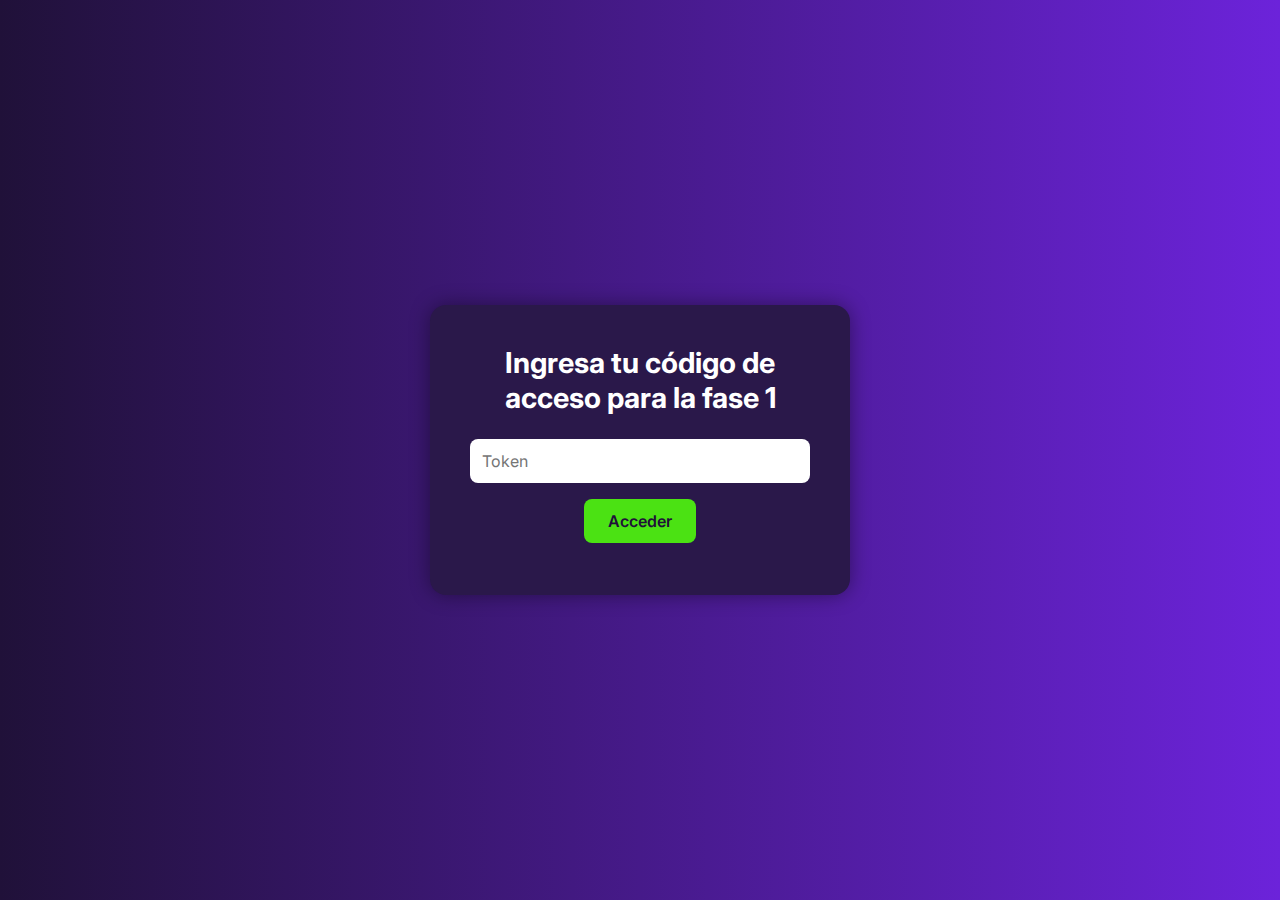
<file: verificacion.html>
<!DOCTYPE html>
<html lang="es">
<head>
  <meta charset="UTF-8">
  <meta name="viewport" content="width=device-width, initial-scale=1.0">
  <title>Verificación de Acceso</title>
  <link href="https://fonts.googleapis.com/css2?family=Inter:wght@400;600;700&display=swap" rel="stylesheet">
  <style>
    * {
      margin: 0;
      padding: 0;
      box-sizing: border-box;
      font-family: 'Inter', sans-serif;
    }

    body {
      background: linear-gradient(to right, #201139, #6C23DA);
      min-height: 100vh;
      display: flex;
      align-items: center;
      justify-content: center;
      color: white;
    }

    .container {
      background-color: #2a184a;
      padding: 2.5rem;
      border-radius: 16px;
      box-shadow: 0 0 20px rgba(0,0,0,0.4);
      width: 100%;
      max-width: 420px;
      text-align: center;
    }

    h1 {
      font-size: 1.8rem;
      margin-bottom: 1.5rem;
    }

    input[type="text"] {
      width: 100%;
      padding: 0.75rem;
      font-size: 1rem;
      border: none;
      border-radius: 8px;
      margin-bottom: 1rem;
      outline: none;
    }

    button {
      background-color: #4be213;
      color: #201139;
      font-weight: 600;
      padding: 0.75rem 1.5rem;
      font-size: 1rem;
      border: none;
      border-radius: 8px;
      cursor: pointer;
      transition: background-color 0.3s ease;
    }

    button:hover {
      background-color: #3bc20f;
    }

    .error {
      color: #ff8c00;
      margin-top: 0.75rem;
    }
  </style>
</head>
<body>
  <div class="container">
    <h1>Ingresa tu código de acceso para la fase 1</h1>
    <form id="tokenForm">
      <input type="text" id="token" placeholder="Token" required>
      <button type="submit">Acceder</button>
      <p id="mensajeError" class="error"></p>
    </form>
  </div>

  <script>
    const tokensValidos = ["ABC123", "GINO456", "TOKEN789"];
    const form = document.getElementById("tokenForm");
    const mensajeError = document.getElementById("mensajeError");

    form.addEventListener("submit", function(e) {
      e.preventDefault();
      const tokenIngresado = document.getElementById("token").value.trim();
      if (tokensValidos.includes(tokenIngresado)) {
        window.location.href = "contenido/index.html";
      } else {
        mensajeError.textContent = "Token inválido. Revisá tu código o contactá a Gino.";
      }
    });
  </script>
</body>
</html>
</file>
<file: estilo.css>
/* Estilos Generales Mejorados */
body {
  font-family: 'Poppins', Arial, sans-serif; /* Fuente moderna y profesional */
  margin: 0;
  padding: 0;
  background-color: #f9f9f9; /* Más suave y menos saturado que #f5f5f5 */
  color: #2c2c2c; /* Un gris oscuro más elegante y menos duro que #333 */
  line-height: 1.6; /* Mejor legibilidad */
  -webkit-font-smoothing: antialiased; /* Suaviza la fuente en navegadores WebKit */
  -moz-osx-font-smoothing: grayscale; /* Suaviza la fuente en Firefox Mac */
  transition: background-color 0.3s ease; /* Para posibles temas futuros */
}

.contenedor {
  max-width: 1140px; /* Un poco más estándar para desktop */
  margin: 40px auto; /* Separación vertical para respirar */
  padding: 32px 48px; /* Espaciado interno más equilibrado */
  background-color: #ffffff; /* Fondo blanco limpio */
  box-shadow: 0 8px 24px rgba(0, 0, 0, 0.08); /* Sombra más suave y profunda */
  border-radius: 12px; /* Bordes ligeramente más redondeados */
  display: flex;
  flex-wrap: nowrap;
  gap: 24px; /* Espacio entre flex items, mejor que padding en children */
  /* Evitar que el contenido se pegue al borde */
  box-sizing: border-box;
}

/* Estilos Profesionales de la Barra Lateral */
.sidebar {
  width: 240px;
  background: linear-gradient(180deg, #F5F5F5 0%, #ECECEC 100%);
  border-right: 1px solid #D9D9D9;
  padding: 24px 20px;
  box-shadow: 4px 0 12px rgba(0, 0, 0, 0.05);
  min-height: 100vh;
  position: sticky;
  top: 0;
  font-family: 'Poppins', sans-serif;
  z-index: 10;
}

/* Lista sin viñetas y con buen espaciado */
.sidebar ul {
  list-style: none;
  padding: 0;
  margin: 0;
}

/* Espaciado entre ítems */
.sidebar li {
  margin-bottom: 16px;
}

/* Enlaces estilizados */
.sidebar a {
  color: #555;
  text-decoration: none;
  font-weight: 500;
  display: flex;
  align-items: center;
  padding: 10px 14px;
  border-radius: 8px;
  transition: all 0.3s ease;
  background-color: transparent;
}

/* Efecto hover profesional */
.sidebar a:hover {
  background-color: #6C23DA1A; /* Lila translúcido */
  color: #6C23DA;
  transform: translateX(4px);
  box-shadow: 2px 2px 8px rgba(108, 35, 218, 0.1);
}

/* Estilos del Contenido Principal */
main {
  flex-grow: 1;
  padding-left: 2.5rem; /* 40px */
  padding-right: 2.5rem;
  padding-top: 2rem;
  padding-bottom: 2rem;
  font-family: 'Poppins', sans-serif;
  line-height: 1.6;
  background-color: #f9f9f9;
  color: #1a1a1a;
}

section {
  margin-bottom: 3rem; /* 48px */
}

h1 {
  font-size: 2rem; /* 32px */
  margin-top: 0;
  margin-bottom: 1rem;
  font-weight: 700;
  color: #201139;
}

h2 {
  font-size: 1.5rem; /* 24px */
  margin-top: 2rem;
  margin-bottom: 1rem;
  font-weight: 600;
  color: #6C23DA;
}

h3 {
  font-size: 1.25rem; /* 20px */
  margin-top: 1.5rem;
  margin-bottom: 0.75rem;
  font-weight: 500;
  color: #6F559B;
}

ul, ol {
  margin-top: 0.75rem;
  margin-bottom: 1.5rem;
  padding-left: 1.5rem;
}

li {
  margin-bottom: 0.75rem;
  line-height: 1.5;
}

a {
  color: #6C23DA;
  text-decoration: underline;
  font-weight: 500;
  transition: color 0.3s ease;
}

a:hover {
  color: #4be213;
}

/* Estilos Específicos Mejorados */
.resaltado {
  color: #6C23DA;
  font-weight: 700;
  background: linear-gradient(90deg, rgba(108,35,218,0.1) 0%, rgba(108,35,218,0.05) 100%);
  padding: 4px 10px;
  border-radius: 6px;
  display: inline-block;
  font-size: 1.05rem;
  transition: background 0.3s ease;
}

.resaltado:hover {
  background: rgba(108,35,218,0.15);
}

/* Caja de Nota Profesional */
.nota {
  background-color: #F3F0FC;
  border-left: 6px solid #6C23DA;
  padding: 18px 22px;
  font-style: italic;
  margin-top: 24px;
  border-radius: 8px;
  box-shadow: 0 4px 12px rgba(0, 0, 0, 0.05);
  font-size: 0.95rem;
  color: #333;
  position: relative;
}

.nota::before {
  content: "💡 Nota:";
  font-style: normal;
  font-weight: 600;
  display: block;
  margin-bottom: 6px;
  color: #4C1BAA;
  font-size: 1rem;
}

  @media (max-width: 768px) {
    /* Estilos Generales Mejorados */
    body {
      font-family: 'Poppins', Arial, sans-serif;
      margin: 0;
      padding: 0;
      background-color: #f9f9f9;
      color: #2c2c2c;
      line-height: 1.6;
      -webkit-font-smoothing: antialiased;
      -moz-osx-font-smoothing: grayscale;
      transition: background-color 0.3s ease;
    }

    .contenedor {
      max-width: 1140px;
      margin: 40px auto;
      padding: 32px 48px;
      background-color: #ffffff;
      box-shadow: 0 8px 24px rgba(0, 0, 0, 0.08);
      border-radius: 12px;
      display: flex;
      flex-wrap: wrap;
      gap: 24px;
      box-sizing: border-box;
    }

    /* Estilos Profesionales de la Barra Lateral */
    .sidebar {
      width: 100%;
      background: linear-gradient(180deg, #F5F5F5 0%, #ECECEC 100%);
      border-right: 1px solid #D9D9D9;
      padding: 24px 20px;
      box-shadow: 4px 0 12px rgba(0, 0, 0, 0.05);
      min-height: auto;
      position: static;
      font-family: 'Poppins', sans-serif;
      z-index: 10;
    }

    /* Estilos del Contenido Principal */
    main {
      flex-grow: 1;
      padding-left: 1.5rem;
      padding-right: 1.5rem;
      padding-top: 1.5rem;
      padding-bottom: 1.5rem;
      font-family: 'Poppins', sans-serif;
      line-height: 1.6;
      background-color: #f9f9f9;
      color: #1a1a1a;
    }

    section {
      margin-bottom: 2.5rem;
    }

    h1 {
      font-size: 1.75rem;
      margin-top: 0;
      margin-bottom: 0.75rem;
      font-weight: 700;
      color: #201139;
    }

    h2 {
      font-size: 1.375rem;
      margin-top: 1.5rem;
      margin-bottom: 0.75rem;
      font-weight: 600;
      color: #6C23DA;
    }

    h3 {
      font-size: 1.125rem;
      margin-top: 1.25rem;
      margin-bottom: 0.5rem;
      font-weight: 500;
      color: #6F559B;
    }

    .resaltado {
      font-size: 1rem;
    }

    .nota {
      padding: 16px 18px;
      margin-top: 20px;
    }
  }
</file>
